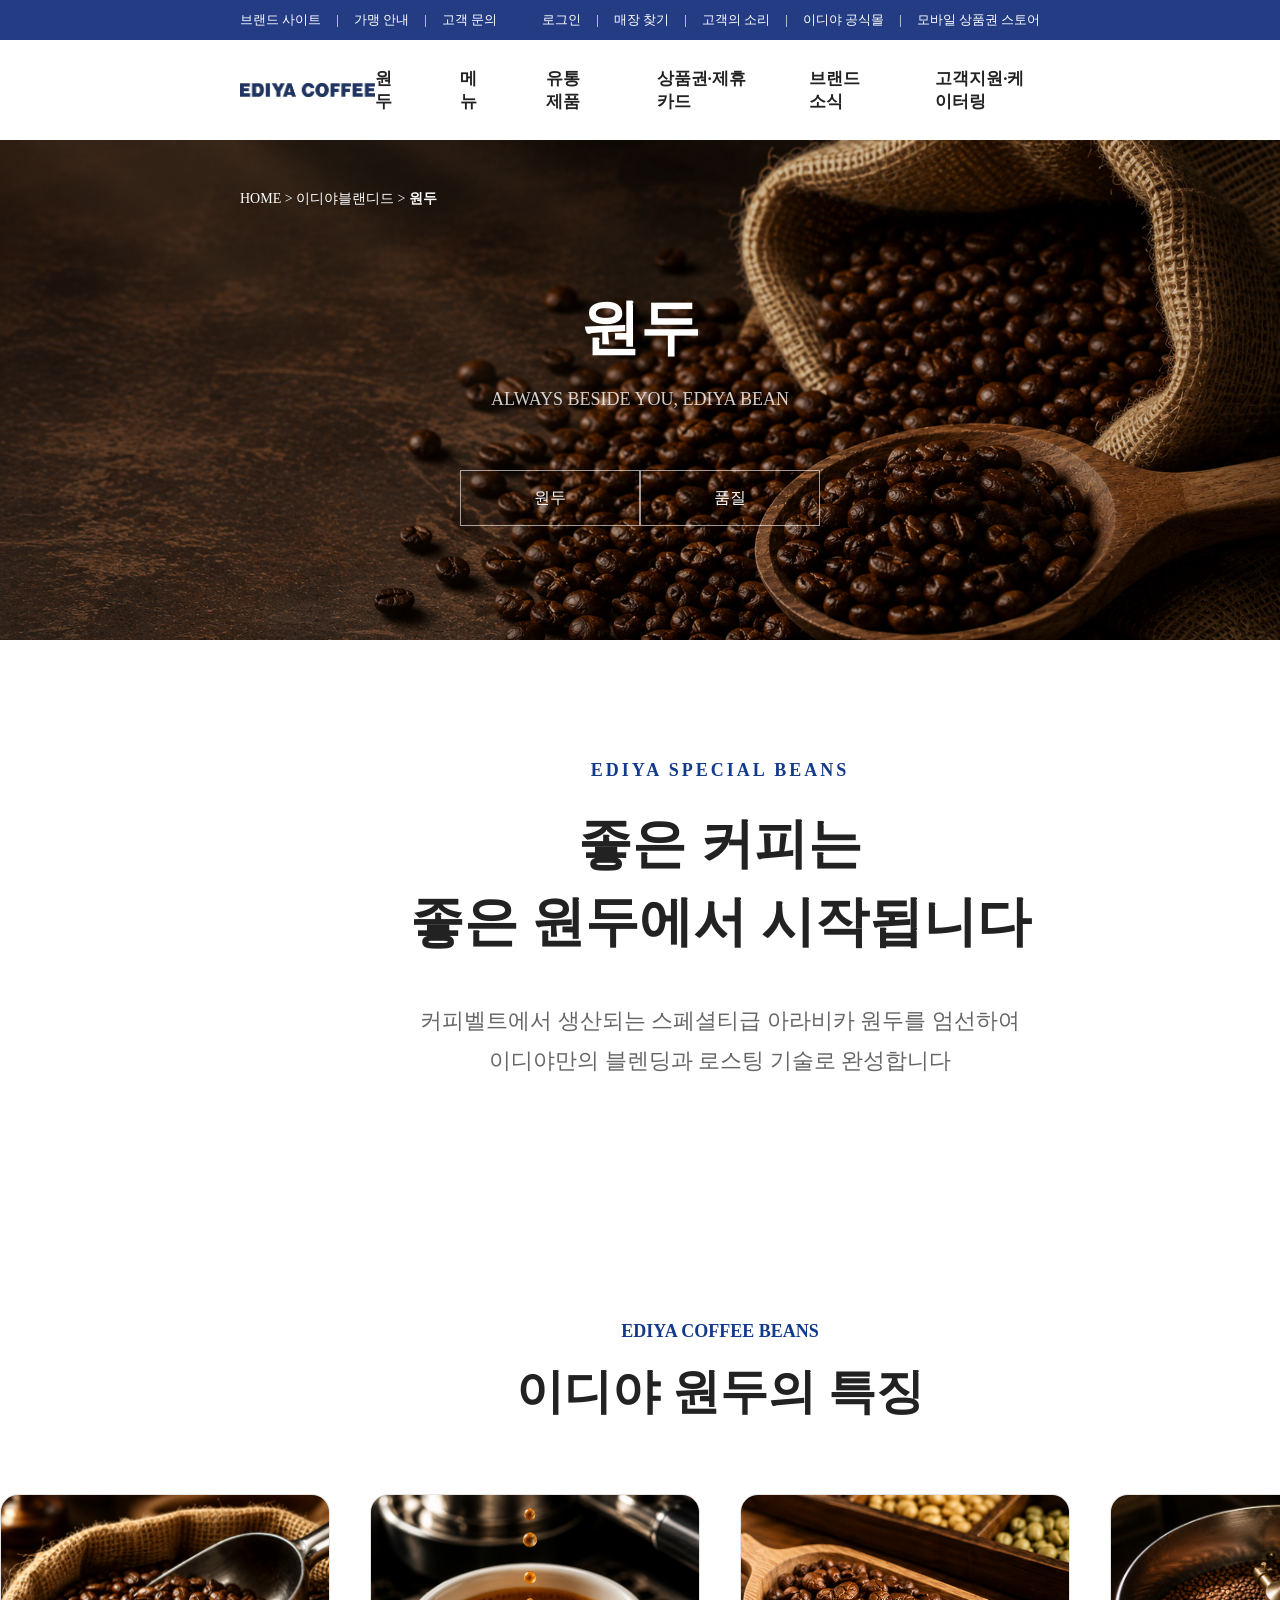
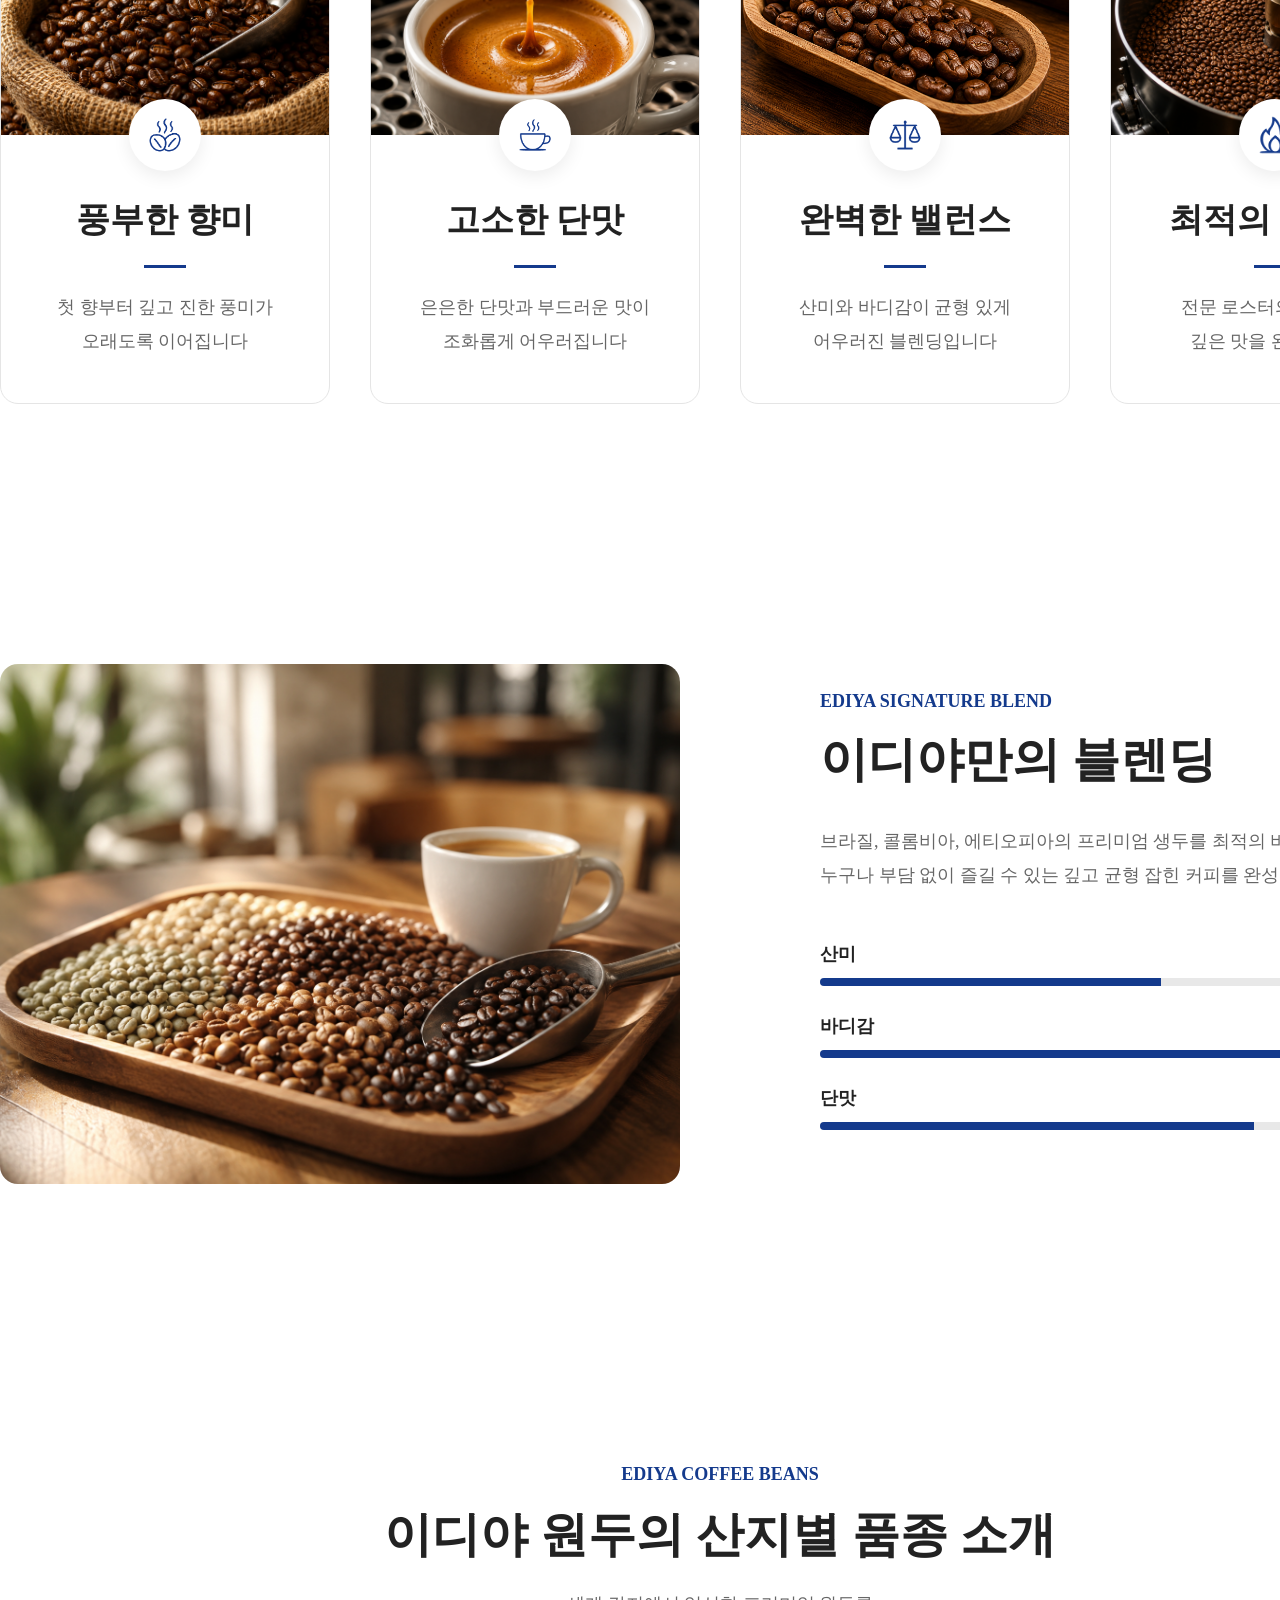
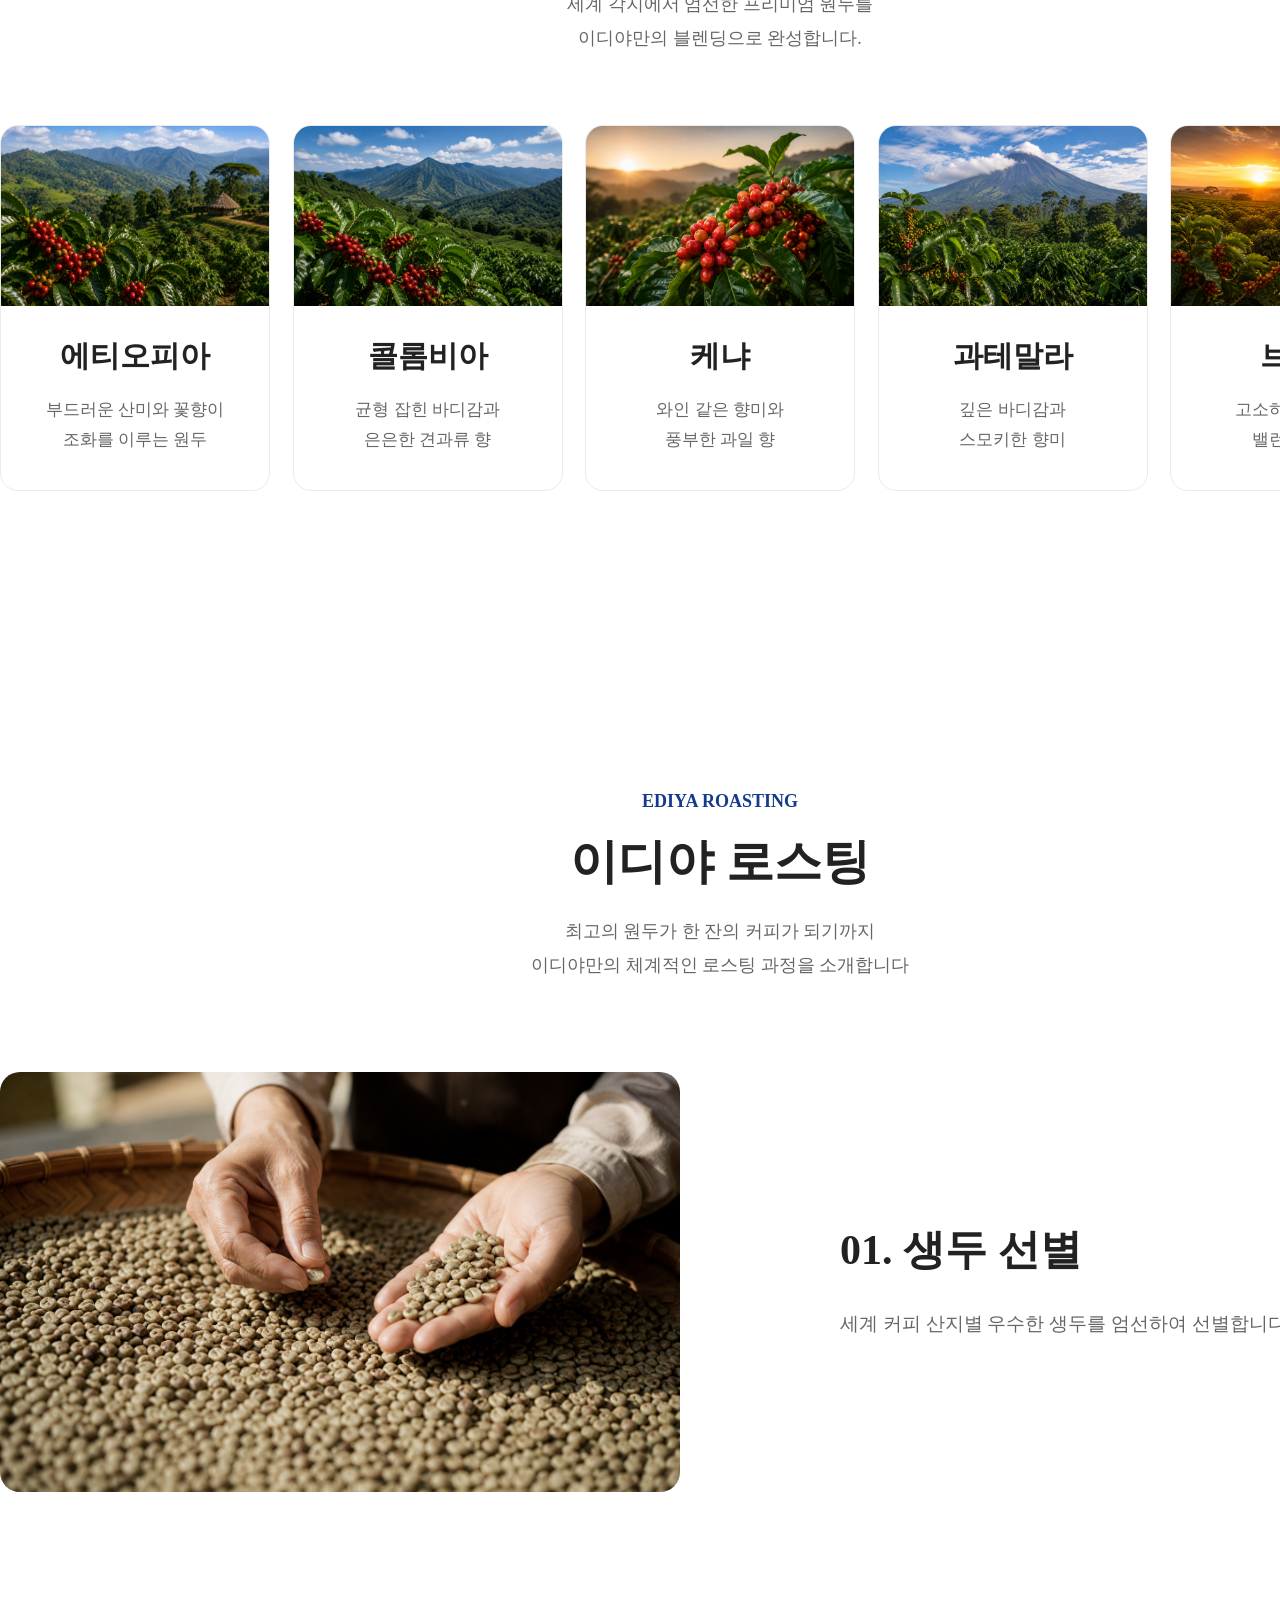
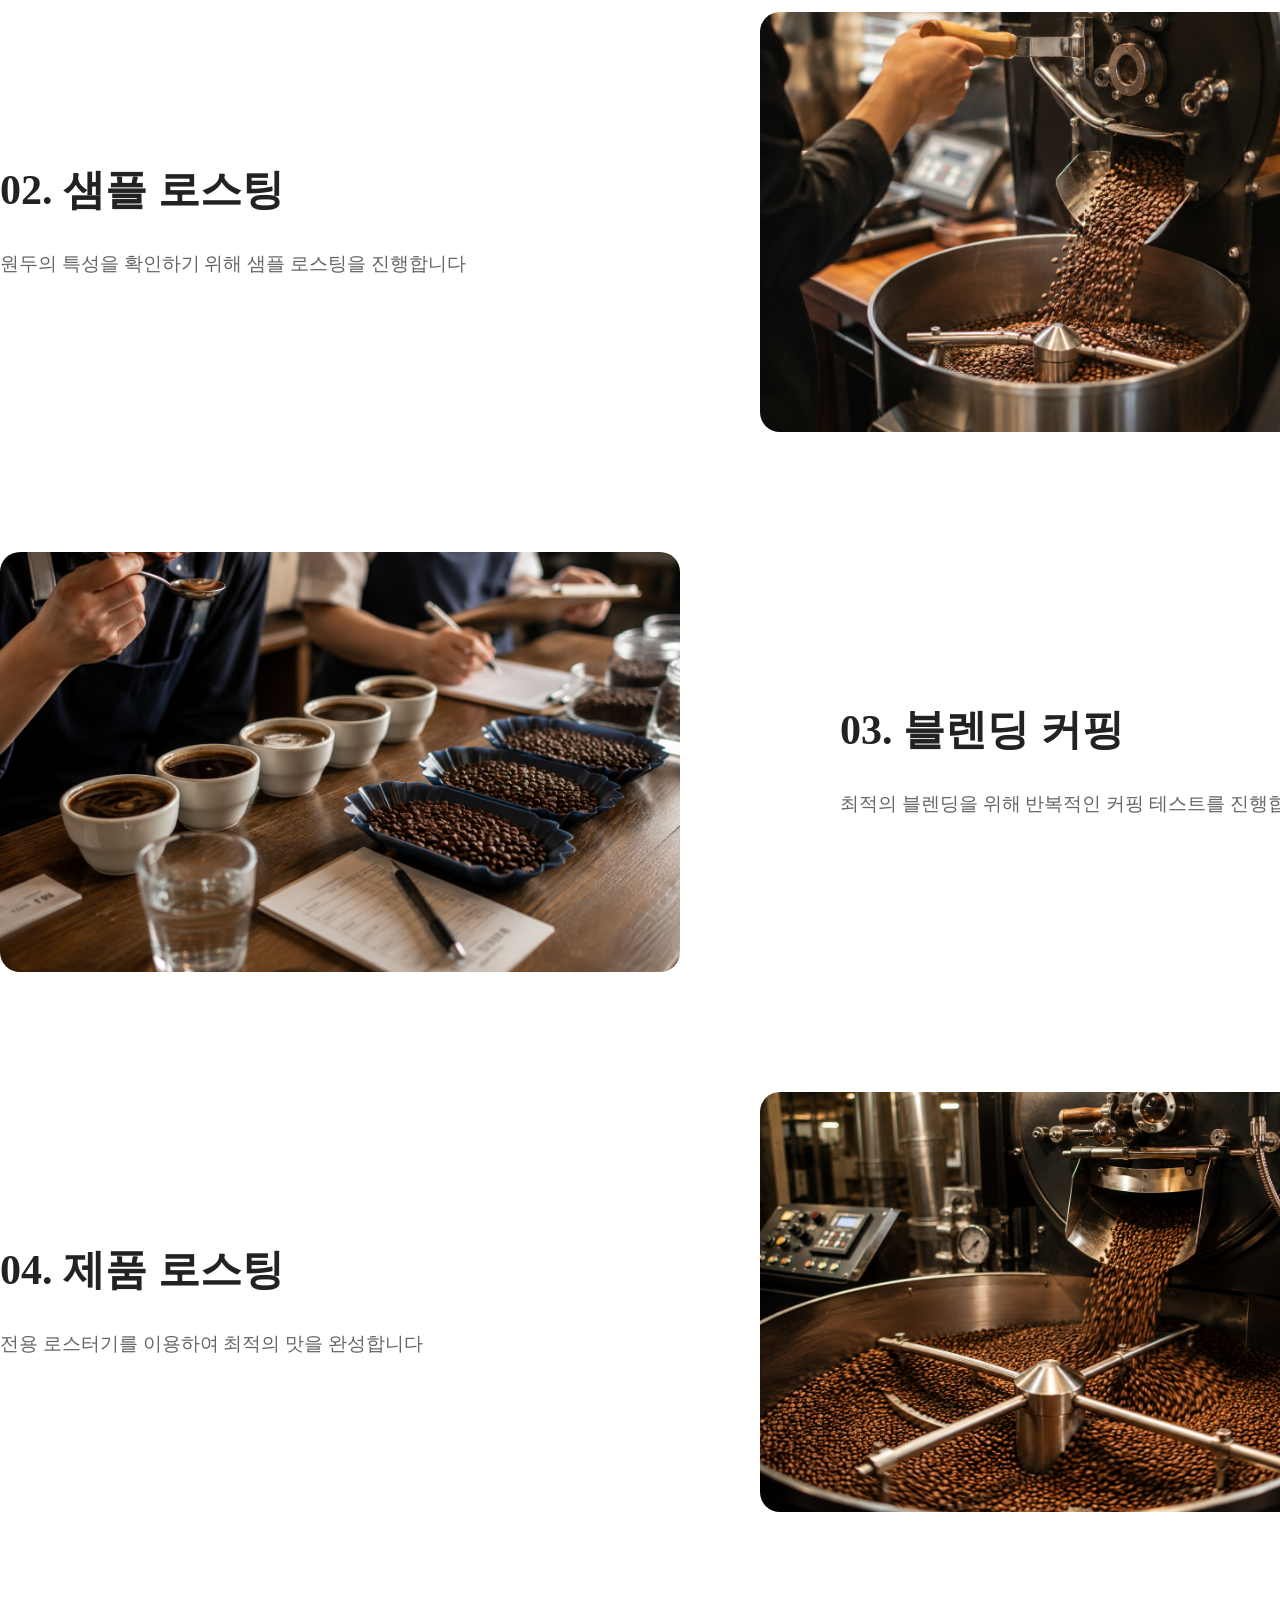
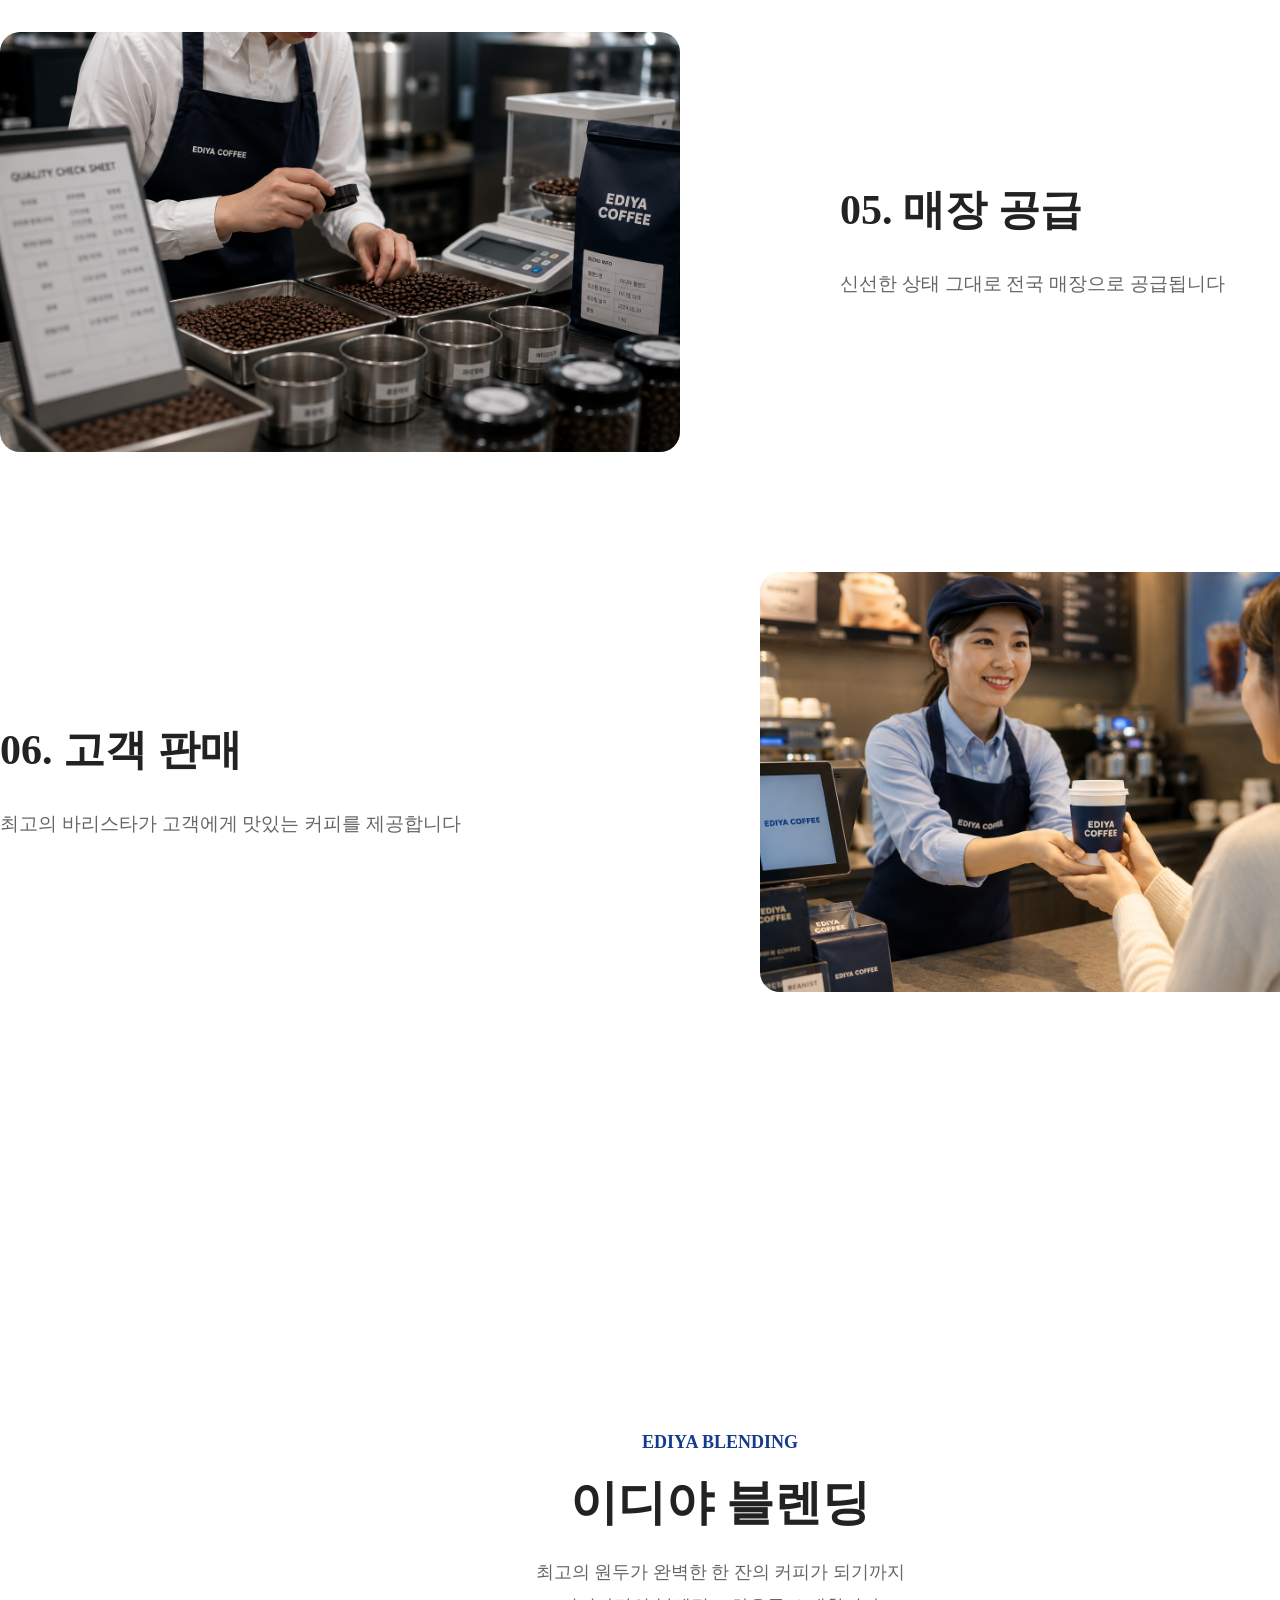
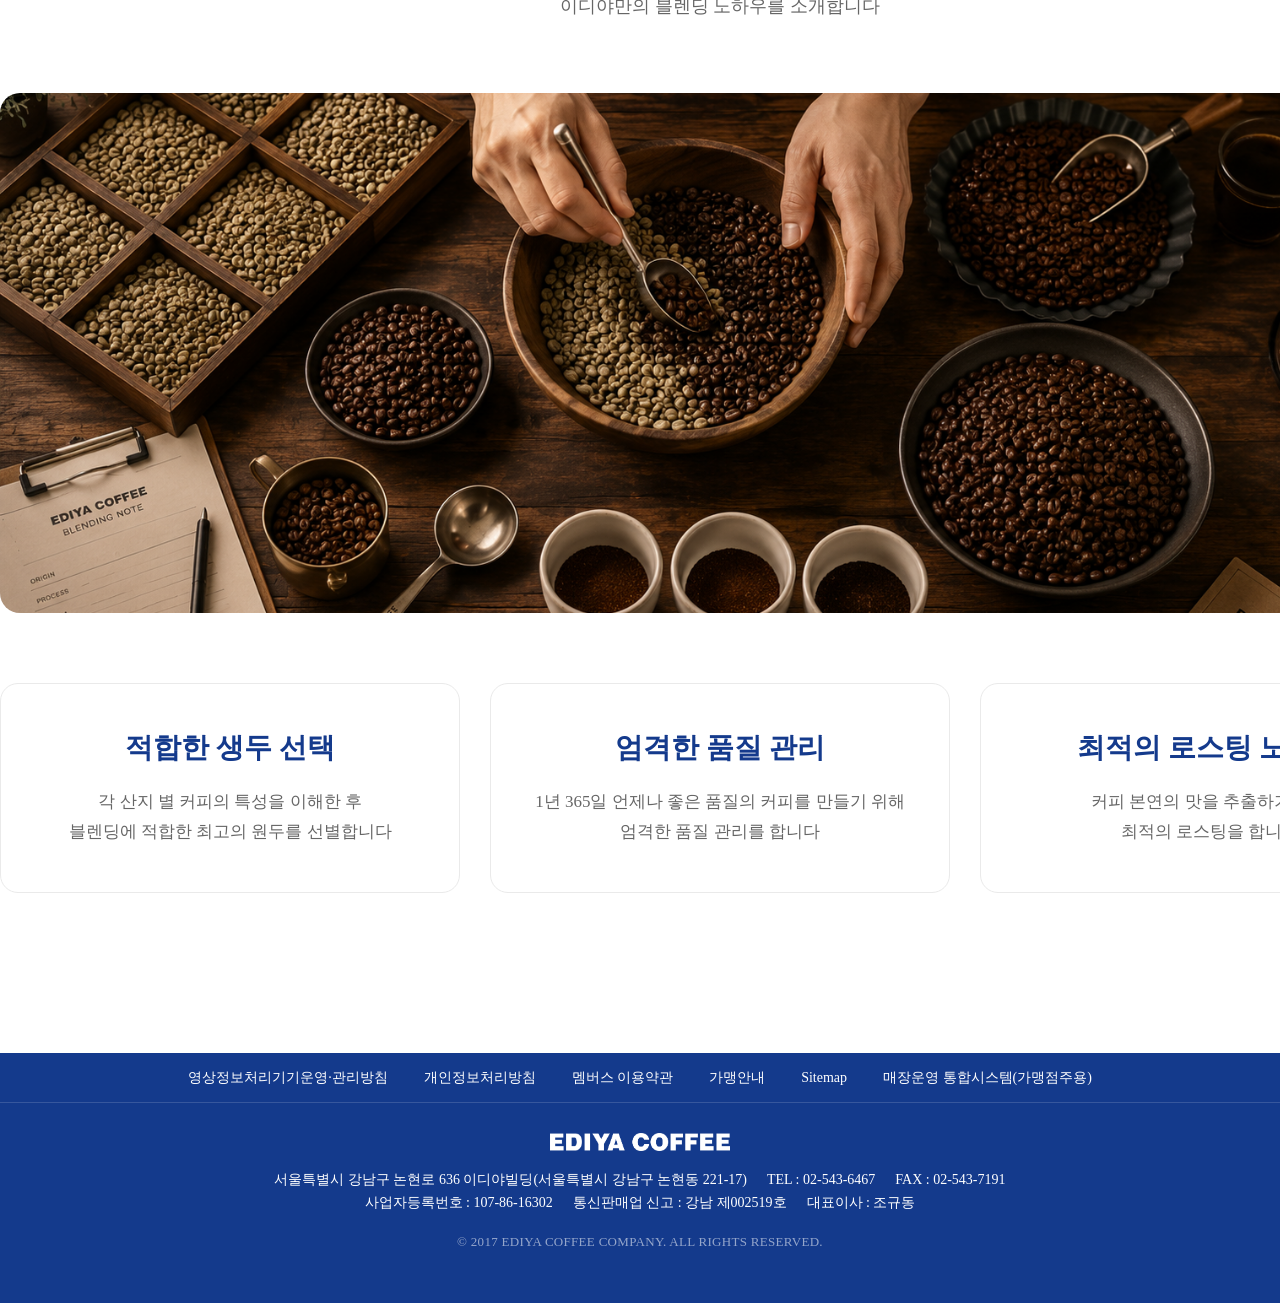
<file: beans.html>
<!DOCTYPE html>
<html lang="en">
<head>
    <meta charset="UTF-8">
    <meta name="viewport" content="width=device-width, initial-scale=1.0">
    <title>COFEE BEANS</title>
    <link rel="stylesheet" href="css/beans.css">
</head>
<body>
        <div id="wrap">
            <div id="header">
                <div class="top_bar">
                    <ul class="top_l">
                        <li>브랜드 사이트</li>
                        <li>가맹 안내</li>
                        <li>고객 문의</li>
                    </ul>
                    <ul class="top_r">
                        <li>로그인</li>
                        <li>매장 찾기</li>
                        <li>고객의 소리</li>
                        <li>이디야 공식몰</li>
                        <li>모바일 상품권 스토어</li>                    
                    </ul>                
                    </div>  
                <div class="main_header">
                    <div class="logo">
                        <a href="index.html"><img src="./images/logo.png" alt="이디야로고"></a>
                        </div>                 
                        <ul class="nav">
                            <li><a href="beans.html">원두</a></li>
                            <li><a href="menu.html">메뉴</a></li>
                            <li><a href="products.html">유통제품</a></li>
                            <li><a href="giftcard.html">상품권·제휴카드</a></li>
                            <li><a href="news.html">브랜드 소식</a></li>
                            <li><a href="support.html">고객지원·케이터링</a></li>
                        </ul>              
                </div>
                
            </div>            
<section class="sub">

    <div class="sub_main">

        <p>
            <a href="index.html">HOME > 이디야블랜디드 ></a>
            <strong>원두</strong>
        </p>

        <h2>원두</h2>

        <span>ALWAYS BESIDE YOU, EDIYA BEAN</span>

        <div class="sub_tab">
            <a href="#" class="active">원두</a>
            <a href="#">품질</a>


    </div>

</section>
<section class="bean_intro">

    <p>EDIYA SPECIAL BEANS</p>

    <h2>
        좋은 커피는<br>
        좋은 원두에서 시작됩니다
    </h2>

    <span>
        커피벨트에서 생산되는 스페셜티급 아라비카 원두를 엄선하여<br>
        이디야만의 블렌딩과 로스팅 기술로 완성합니다
    </span>

</section>

<section class="bean_feature">

    <p class="sub_title">EDIYA COFFEE BEANS</p>

    <h2>이디야 원두의 특징</h2>

    <div class="feature_wrap">

        <div class="feature_card">

            <div class="feature_img">
                <img src="./images/beans/point1.png" alt="풍부한 향미">
            </div>

            <div class="feature_icon">
                <img src="./images/beans/icon1.png" alt="">
            </div>

            <h3>풍부한 향미</h3>

            <div class="line"></div>

            <span>
                첫 향부터 깊고 진한 풍미가<br>
                오래도록 이어집니다
            </span>

        </div>


        <div class="feature_card">

            <div class="feature_img">
                <img src="./images/beans/point2.png" alt="고소한 단맛">
            </div>

            <div class="feature_icon">
                <img src="./images/beans/icon2.png" alt="">
            </div>

            <h3>고소한 단맛</h3>

            <div class="line"></div>

            <span>
                은은한 단맛과 부드러운 맛이<br>
                조화롭게 어우러집니다
            </span>

        </div>


        <div class="feature_card">

            <div class="feature_img">
                <img src="./images/beans/point3.png" alt="완벽한 밸런스">
            </div>

            <div class="feature_icon">
                <img src="./images/beans/icon3.png" alt="">
            </div>

            <h3>완벽한 밸런스</h3>

            <div class="line"></div>

            <span>
                산미와 바디감이 균형 있게<br>
                어우러진 블렌딩입니다
            </span>

        </div>


        <div class="feature_card">

            <div class="feature_img">
                <img src="./images/beans/point4.png" alt="최적의 로스팅">
            </div>

            <div class="feature_icon">
                <img src="./images/beans/icon4.png" alt="">
            </div>

            <h3>최적의 로스팅</h3>

            <div class="line"></div>

            <span>
                전문 로스터의 노하우로<br>
                깊은 맛을 완성합니다
            </span>

        </div>

    </div>

</section>

<section class="bean_blend">

    <div class="blend_left">
        <img src="./images/beans/blend.png" alt="이디야 블렌드 원두">
    </div>

    <div class="blend_right">

        <p>EDIYA SIGNATURE BLEND</p>

        <h2>이디야만의 블렌딩</h2>

        <span>
            브라질, 콜롬비아, 에티오피아의 프리미엄 생두를
            최적의 비율로 블렌딩하여
            누구나 부담 없이 즐길 수 있는
            깊고 균형 잡힌 커피를 완성했습니다
        </span>

        <div class="blend_info">

            <div class="info">
                <h4>산미</h4>

                <div class="bar">
                    <span></span>
                </div>

            </div>

            <div class="info">
                <h4>바디감</h4>

                <div class="bar body">
                    <span></span>
                </div>

            </div>

            <div class="info">
                <h4>단맛</h4>

                <div class="bar sweet">
                    <span></span>
                </div>

            </div>

        </div>

    </div>

</section>

<section class="bean_origin">

    <p class="origin_sub">EDIYA COFFEE BEANS</p>

    <h2>이디야 원두의 산지별 품종 소개</h2>

    <span class="origin_txt">
        세계 각지에서 엄선한 프리미엄 원두를<br>
        이디야만의 블렌딩으로 완성합니다.
    </span>

    <div class="origin_wrap">

        <div class="origin_card">
            <img src="./images/beans/ethiopia.png" alt="에티오피아">

            <div class="origin_text">
                <h3>에티오피아</h3>

                <p>
                    부드러운 산미와 꽃향이<br>
                    조화를 이루는 원두
                </p>
            </div>
        </div>

        <div class="origin_card">
            <img src="./images/beans/colombia.png" alt="콜롬비아">

            <div class="origin_text">
                <h3>콜롬비아</h3>

                <p>
                    균형 잡힌 바디감과<br>
                    은은한 견과류 향
                </p>
            </div>
        </div>

        <div class="origin_card">
            <img src="./images/beans/kenya.png" alt="케냐">

            <div class="origin_text">
                <h3>케냐</h3>

                <p>
                    와인 같은 향미와<br>
                    풍부한 과일 향
                </p>
            </div>
        </div>

        <div class="origin_card">
            <img src="./images/beans/guatemala.png" alt="과테말라">

            <div class="origin_text">
                <h3>과테말라</h3>

                <p>
                    깊은 바디감과<br>
                    스모키한 향미
                </p>
            </div>
        </div>

        <div class="origin_card">
            <img src="./images/beans/brazil.png" alt="브라질">

            <div class="origin_text">
                <h3>브라질</h3>

                <p>
                    고소하고 부드러운<br>
                    밸런스의 원두
                </p>
            </div>
        </div>

    </div>

</section>

<section class="roasting">

    <p>EDIYA ROASTING</p>
    <h2>이디야 로스팅</h2>

    <span>
        최고의 원두가 한 잔의 커피가 되기까지<br>
        이디야만의 체계적인 로스팅 과정을 소개합니다
    </span>

    <div class="roast_wrap">

        <div class="roast_item">

            <div class="roast_img">
                <img src="./images/beans/roasting1.png" alt="">
            </div>

            <div class="roast_text">
                <h3>01. 생두 선별</h3>

                <p>
                    세계 커피 산지별 우수한 생두를
                    엄선하여 선별합니다
                </p>
            </div>

        </div>


        <div class="roast_item reverse">

            <div class="roast_img">
                <img src="./images/beans/roasting2.png" alt="">
            </div>

            <div class="roast_text">
                <h3>02. 샘플 로스팅</h3>

                <p>
                    원두의 특성을 확인하기 위해
                    샘플 로스팅을 진행합니다
                </p>
            </div>

        </div>


        <div class="roast_item">

            <div class="roast_img">
                <img src="./images/beans/roasting3.png" alt="">
            </div>

            <div class="roast_text">
                <h3>03. 블렌딩 커핑</h3>

                <p>
                    최적의 블렌딩을 위해
                    반복적인 커핑 테스트를 진행합니다
                </p>
            </div>

        </div>


        <div class="roast_item reverse">

            <div class="roast_img">
                <img src="./images/beans/roasting4.png" alt="">
            </div>

            <div class="roast_text">
                <h3>04. 제품 로스팅</h3>

                <p>
                    전용 로스터기를 이용하여
                    최적의 맛을 완성합니다
                </p>
            </div>

        </div>


        <div class="roast_item">

            <div class="roast_img">
                <img src="./images/beans/roasting5.png" alt="">
            </div>

            <div class="roast_text">
                <h3>05. 매장 공급</h3>

                <p>
                    신선한 상태 그대로
                    전국 매장으로 공급됩니다
                </p>
            </div>

        </div>


        <div class="roast_item reverse">

            <div class="roast_img">
                <img src="./images/beans/roasting6.png" alt="">
            </div>

            <div class="roast_text">
                <h3>06. 고객 판매</h3>

                <p>
                    최고의 바리스타가
                    고객에게 맛있는 커피를 제공합니다
                </p>
            </div>

        </div>

    </div>

</section>

<section class="blending">

    <p>EDIYA BLENDING</p>

    <h2>이디야 블렌딩</h2>

    <span>
        최고의 원두가 완벽한 한 잔의 커피가 되기까지<br>
        이디야만의 블렌딩 노하우를 소개합니다
    </span>

    <div class="blending_img">
        <img src="./images/beans/blending.png" alt="이디야 블렌딩">
    </div>

    <div class="blending_wrap">

        <div class="blend_card">

            <h3>적합한 생두 선택</h3>

            <p>
                각 산지 별 커피의 특성을 이해한 후<br>
                블렌딩에 적합한 최고의 원두를 선별합니다
            </p>

        </div>

        <div class="blend_card">

            <h3>엄격한 품질 관리</h3>

            <p>
                1년 365일 언제나 좋은 품질의 커피를 만들기 위해<br>
                엄격한 품질 관리를 합니다
            </p>

        </div>

        <div class="blend_card">

            <h3>최적의 로스팅 노하우</h3>

            <p>
                커피 본연의 맛을 추출하기 위한<br>
                최적의 로스팅을 합니다
            </p>

        </div>

    </div>

</section>



            <section class="footer">
                <div class="footer_menu">
                    <ul>
                        <li>영상정보처리기기운영·관리방침</li>
                        <li>개인정보처리방침</li>
                        <li>멤버스 이용약관</li>
                        <li>가맹안내</li>
                        <li>Sitemap</li>
                        <li>매장운영 통합시스템(가맹점주용)</li>                        
                    </ul>
                </div>
                <div class="footer_logo">
                    <img src="./images/main/logo.png" alt="">
                </div>
                <div class="footer_info">
                    <ul class="info_top">
                            <li>서울특별시 강남구 논현로 636 이디야빌딩(서울특별시 강남구 논현동 221-17)</li>
                            <li>TEL : 02-543-6467</li>
                            <li>FAX : 02-543-7191</li>
                        </ul>
                    <ul class="info_bottom">
                            <li>사업자등록번호 : 107-86-16302</li>
                            <li>통신판매업 신고 : 강남 제002519호</li>
                            <li>대표이사 : 조규동</li>
                        </ul>            
                </div>  
                <div class="footer_copy">
            <p>© 2017 EDIYA COFFEE COMPANY. ALL RIGHTS RESERVED.</p>        
                </div>          
            </section>
        </div>
<script src="https://code.jquery.com/jquery-3.7.1.min.js"></script>
<script src="./js/script.js"></script>        
</body>
</html>
</file>
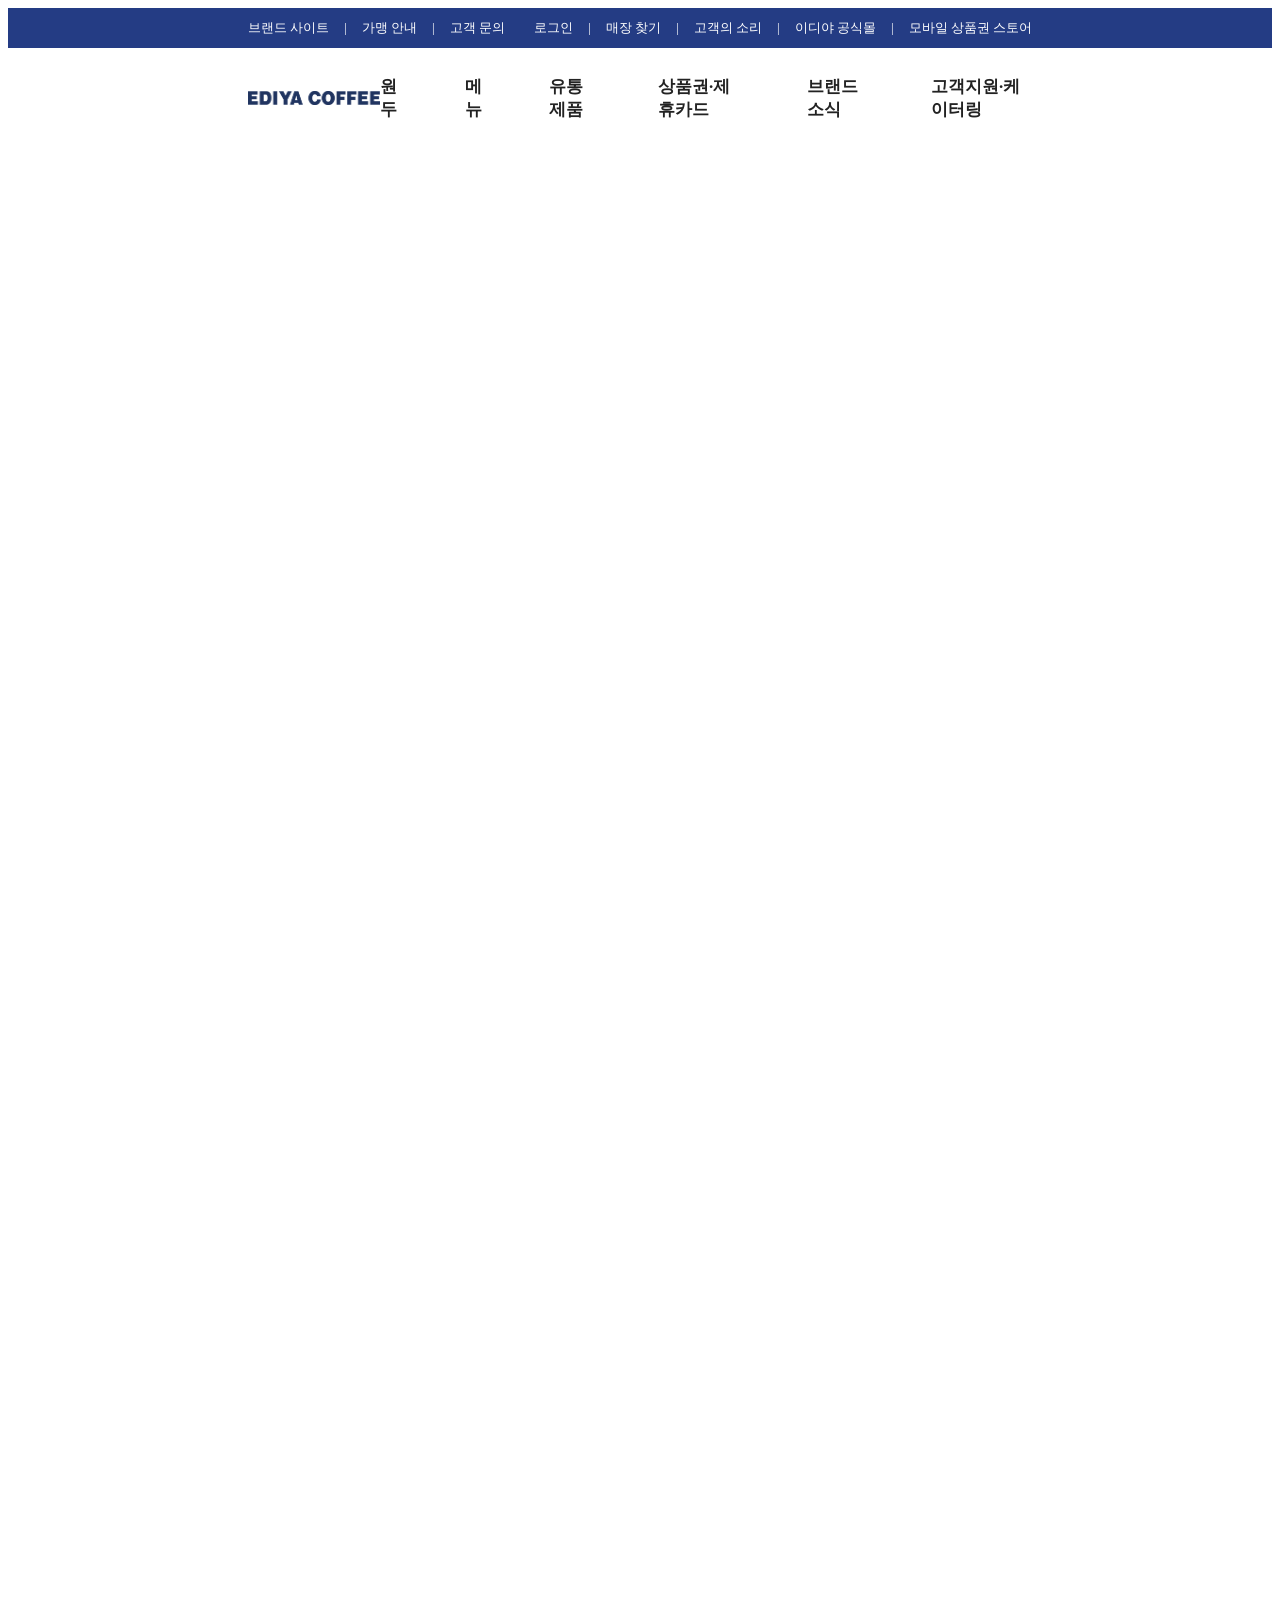
<file: main.html>
<!DOCTYPE html>
<html lang="en">
<head>
    <meta charset="UTF-8">
    <meta name="viewport" content="width=device-width, initial-scale=1.0">
    <title>EDIYA</title>
    <link rel="stylesheet" href="style.css">
</head>
<body>
<div id="wrap">
        <div id="header">
            <div class="top_bar">
                <ul class="top_l">
                    <li>브랜드 사이트</li>
                    <li>가맹 안내</li>
                    <li>고객 문의</li>
                </ul>
                <ul class="top_r">
                    <li>로그인</li>
                    <li>매장 찾기</li>
                    <li>고객의 소리</li>
                    <li>이디야 공식몰</li>
                    <li>모바일 상품권 스토어</li>                    
                </ul>                
                </div>  
            <div class="main_header">
                <div class="logo">
                    <a href="main.html"><img src="images/logo.png" alt="이디야로고"></a>
                    </div>                 
                    <ul class="nav">
                        <li>원두</li>
                        <li>메뉴</li>
                        <li>유통제품</li>
                        <li>상품권·제휴카드</li>
                        <li>브랜드 소식</li>
                        <li>고객지원·케이터링</li>
                    </ul>              
            </div>
            
        </div>





</div>    
</body>
</html>
</file>
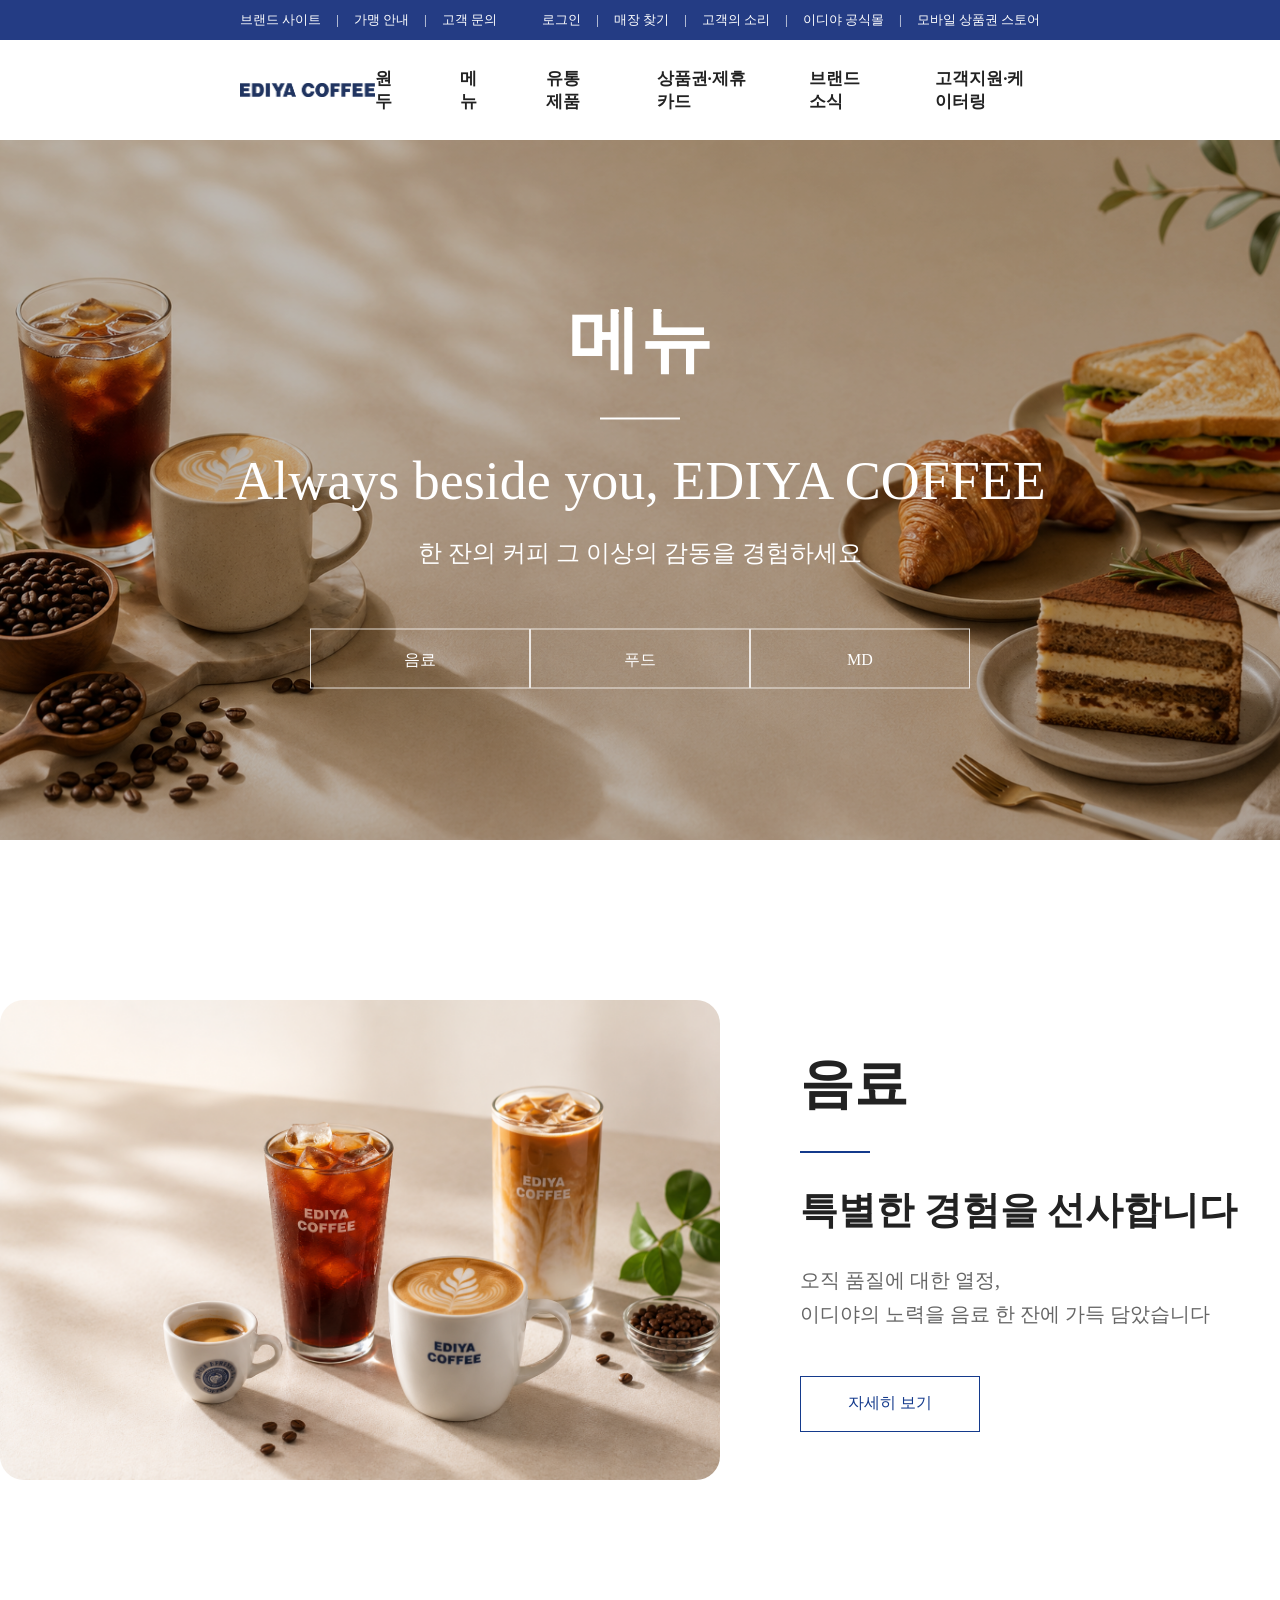
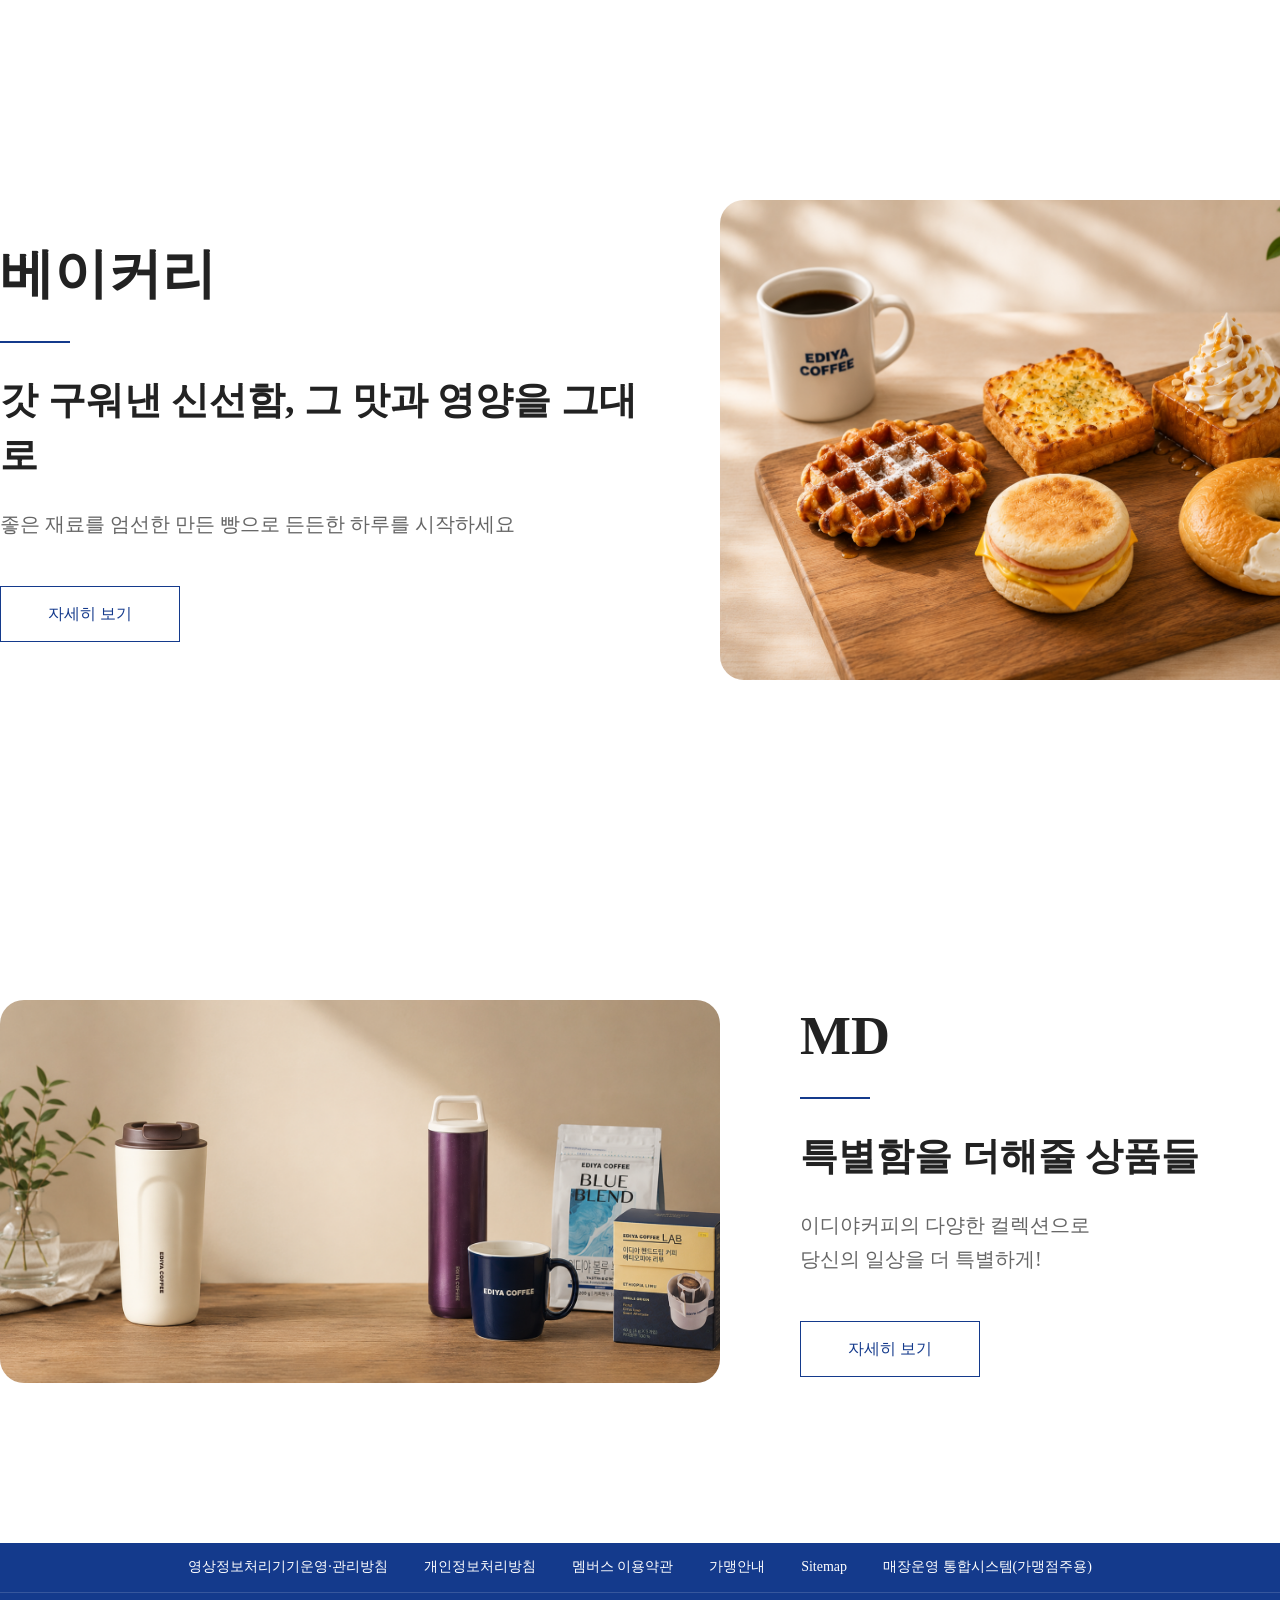
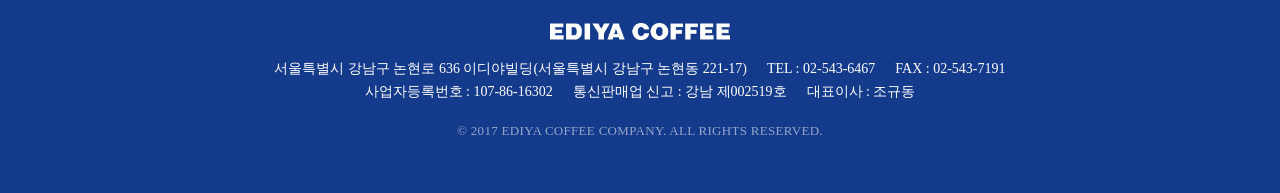
<file: menu.html>
<!DOCTYPE html>
<html lang="en">
<head>
    <meta charset="UTF-8">
    <meta name="viewport" content="width=device-width, initial-scale=1.0">
    <title>MENU</title>
    <link rel="stylesheet" href="css/menu.css">
</head>
<body>
        <div id="wrap">
            <div id="header">
                <div class="top_bar">
                    <ul class="top_l">
                        <li>브랜드 사이트</li>
                        <li>가맹 안내</li>
                        <li>고객 문의</li>
                    </ul>
                    <ul class="top_r">
                        <li>로그인</li>
                        <li>매장 찾기</li>
                        <li>고객의 소리</li>
                        <li>이디야 공식몰</li>
                        <li>모바일 상품권 스토어</li>                    
                    </ul>                
                    </div>  
                <div class="main_header">
                    <div class="logo">
                        <a href="index.html"><img src="./images/logo.png" alt="이디야로고"></a>
                        </div>                 
                        <ul class="nav">
                            <li><a href="beans.html">원두</a></li>
                            <li><a href="menu.html">메뉴</a></li>
                            <li><a href="products.html">유통제품</a></li>
                            <li><a href="giftcard.html">상품권·제휴카드</a></li>
                            <li><a href="news.html">브랜드 소식</a></li>
                            <li><a href="support.html">고객지원·케이터링</a></li>
                        </ul>              
                </div>
                
            </div>            
        <section class="sub">
            
        </section>


<section class="menu_visual">

    <div class="menu_txt">

        <h2>메뉴</h2>

        <div class="line"></div>

        <h3>Always beside you, EDIYA COFFEE</h3>

        <p>
            한 잔의 커피 그 이상의 감동을 경험하세요
        </p>

        <ul class="menu_tab">
            <li><a href="#drink">음료</a></li>
            <li><a href="#food">푸드</a></li>
            <li><a href="#md">MD</a></li>
        </ul>

    </div>

</section>



<section class="menu_section" id="drink">

    <div class="menu_wrap">

        <div class="menu_img">
            <img src="./images/menu/drink.png" alt="음료">
        </div>

        <div class="menu_info">

            <h2>음료</h2>

            <div class="line"></div>

            <h3>특별한 경험을 선사합니다</h3>

            <p>
                오직 품질에 대한 열정,<br>
                이디야의 노력을 음료 한 잔에 가득 담았습니다
            </p>

            <a href="drink.html">자세히 보기</a>

        </div>

    </div>

</section>



<section class="menu_section reverse" id="food">

    <div class="menu_wrap">

        <div class="menu_img">
            <img src="./images/menu/food.png" alt="베이커리">
        </div>

        <div class="menu_info">

            <h2>베이커리</h2>

            <div class="line"></div>

            <h3>갓 구워낸 신선함, 그 맛과 영양을 그대로</h3>

            <p>
                좋은 재료를 엄선한 만든 빵으로 든든한 하루를 시작하세요
            </p>

            <a href="food.html">자세히 보기</a>

        </div>

    </div>

</section>



<section class="menu_section" id="md">

    <div class="menu_wrap">

        <div class="menu_img">
            <img src="./images/menu/md.png" alt="MD">
        </div>

        <div class="menu_info">

            <h2>MD</h2>

            <div class="line"></div>

            <h3>특별함을 더해줄 상품들</h3>

            <p>
                이디야커피의 다양한 컬렉션으로<br>
                당신의 일상을 더 특별하게!
            </p>

            <a href="md.html">자세히 보기</a>

        </div>

    </div>

</section>













            <section class="footer">
                <div class="footer_menu">
                    <ul>
                        <li>영상정보처리기기운영·관리방침</li>
                        <li>개인정보처리방침</li>
                        <li>멤버스 이용약관</li>
                        <li>가맹안내</li>
                        <li>Sitemap</li>
                        <li>매장운영 통합시스템(가맹점주용)</li>                        
                    </ul>
                </div>
                <div class="footer_logo">
                    <img src="./images/main/logo.png" alt="">
                </div>
                <div class="footer_info">
                    <ul class="info_top">
                            <li>서울특별시 강남구 논현로 636 이디야빌딩(서울특별시 강남구 논현동 221-17)</li>
                            <li>TEL : 02-543-6467</li>
                            <li>FAX : 02-543-7191</li>
                        </ul>
                    <ul class="info_bottom">
                            <li>사업자등록번호 : 107-86-16302</li>
                            <li>통신판매업 신고 : 강남 제002519호</li>
                            <li>대표이사 : 조규동</li>
                        </ul>            
                </div>  
                <div class="footer_copy">
            <p>© 2017 EDIYA COFFEE COMPANY. ALL RIGHTS RESERVED.</p>        
                </div>          
            </section>
        </div>
</body>
</html>
</file>
<file: css/beans.css>
*{
    margin:0;
    padding:0;
    box-sizing:border-box;
}

body{
    margin:0;
    padding:0;
}


/* ==================================================
   Layout
================================================== */

#wrap{
    min-height:100vh;
    display:flex;
    flex-direction:column;
}


/* ==================================================
   Header
================================================== */

#header{
    width:100%;
    height:140px;
    background:#fff;
}

.top_bar{
    width:100%;
    height:40px;
    background:#243c84;
    display:flex;
    justify-content:space-between;
    align-items:center;
    padding:0 240px;
}

.top_l,
.top_r{
    display:flex;
    gap:15px;
    list-style:none;
}

.top_l li,
.top_r li{
    display:flex;
    align-items:center;
    color:#fff;
    font-size:13px;
    cursor:pointer;
}

.top_l li:not(:last-child)::after,
.top_r li:not(:last-child)::after{
    content:"|";
    margin-left:15px;
}


/* ==================================================
   Main Header
================================================== */

.main_header{
    width:100%;
    height:100px;
    display:flex;
    align-items:center;
    padding:0 240px;
    background:#fff;
}

.logo{
    width:160px;
}

.logo img{
    width:100%;
    display:block;
}

.nav{
    margin-left:auto;
    display:flex;
    gap:60px;
    list-style:none;
}

.nav a{
    text-decoration:none;
    color:#222;
    font-size:17px;
    font-weight:700;
}


/* ==================================================
   Sub Visual
================================================== */

.sub{
    width:100%;
}

.sub_main{
    width:100%;
    height:500px;
    background:url("../images/beans/main.png") no-repeat center;
    background-size:cover;
    position:relative;
    overflow:hidden;
}

.sub_main::before{
    content:"";
    position:absolute;
    inset:0;
    background:rgba(0,0,0,.2);
}

.sub_main p,
.sub_main h2,
.sub_main>span,
.sub_tab{
    position:relative;
    z-index:1;
}

.sub_main p{
    margin-left:240px;
    padding-top:50px;
    color:#fff;
    font-size:14px;
}

.sub_main p a{
    color:#fff;
    text-decoration:none;
}

.sub_main h2{
    margin-top:80px;
    text-align:center;
    font-size:60px;
    color:#fff;
}

.sub_main>span{
    display:block;
    margin-top:20px;
    text-align:center;
    font-size:18px;
    color:rgba(255,255,255,.8);
}

.sub_tab{
    position:relative;
    display:flex;
    justify-content:center;
    margin-top:60px;
}

.sub_tab a{
    width:180px;
    height:56px;
    display:flex;
    justify-content:center;
    align-items:center;
    text-decoration:none;
    color:#fff;
    border:1px solid rgba(255,255,255,.6);
    transition:.3s;
}

.sub_tab a.on{
    background:#143A8C;
}


.bean_intro{
    width:1440px;
    margin:120px auto;
    text-align:center;
}

.bean_intro p{
    font-size:18px;
    font-weight:600;
    color:#143A8C;
    letter-spacing:3px;
}

.bean_intro h2{
    margin-top:24px;
    font-size:54px;
    font-weight:700;
    line-height:78px;
    color:#222;
}

.bean_intro span{
    display:block;
    margin-top:40px;
    font-size:22px;
    line-height:40px;
    color:#666;
}

.bean_feature{
    width:1440px;
    margin:120px auto;
}

.bean_feature .sub_title{
    text-align:center;
    color:#143A8C;
    font-size:18px;
    font-weight:600;
}

.bean_feature h2{
    margin-top:18px;
    text-align:center;
    font-size:48px;
    font-weight:700;
    color:#222;
}

.feature_wrap{
    margin-top:70px;
    display:flex;
    justify-content:space-between;
}

.feature_card{
    width:330px;
    border:1px solid #E5E5E5;
    border-radius:18px;
    overflow:hidden;
    background:#fff;
    text-align:center;
}

.feature_img img{
    width:100%;
    height:240px;
    object-fit:cover;
    display:block;
}

.feature_icon{
    width:72px;
    height:72px;
    border-radius:50%;
    background:#fff;
    margin:-36px auto 0;
    display:flex;
    justify-content:center;
    align-items:center;
    box-shadow:0 5px 18px rgba(0,0,0,.08);
    position:relative;
}

.feature_icon img{
    width:34px;
    display:block;
}

.feature_card h3{
    margin-top:26px;
    font-size:34px;
    font-weight:700;
    color:#222;
}

.line{
    width:42px;
    height:3px;
    background:#143A8C;
    margin:22px auto;
}

.feature_card span{
    display:block;
    margin-bottom:45px;
    font-size:18px;
    line-height:34px;
    color:#666;
}

.bean_blend{
    width:1440px;
    margin:140px auto;
    display:flex;
    justify-content:space-between;
    align-items:center;
}

.blend_left{
    width:680px;
}

.blend_left img{
    width:100%;
    border-radius:18px;
    display:block;
}

.blend_right{
    width:620px;
}

.blend_right p{
    color:#143A8C;
    font-size:18px;
    font-weight:600;
}

.blend_right h2{
    margin-top:16px;
    font-size:48px;
    font-weight:700;
    color:#222;
}

.blend_right span{
    display:block;
    margin-top:32px;
    font-size:18px;
    color:#666;
    line-height:34px;
}

.blend_info{
    margin-top:50px;
}

.info{
    margin-bottom:28px;
}

.info h4{
    margin-bottom:12px;
    font-size:18px;
    color:#222;
}

.bar{
    width:100%;
    height:8px;
    background:#E8E8E8;
    border-radius:30px;
    overflow:hidden;
}

.bar span{
    display:block;
    margin:0;
    width:55%;
    height:100%;
    background:#143A8C;
}

.body span{
    width:85%;
}

.sweet span{
    width:70%;
}

.bean_origin{
    width:1440px;
    margin:140px auto;
}

.origin_sub{
    text-align:center;
    color:#143A8C;
    font-size:18px;
    font-weight:600;
}

.bean_origin h2{
    margin-top:18px;
    text-align:center;
    font-size:48px;
    font-weight:700;
    color:#222;
}

.origin_txt{
    display:block;
    margin-top:20px;
    text-align:center;
    font-size:18px;
    line-height:34px;
    color:#666;
}

.origin_wrap{
    margin-top:70px;
    display:flex;
    justify-content:space-between;
}

.origin_card{
    width:270px;
    border:1px solid #EAEAEA;
    border-radius:18px;
    overflow:hidden;
    background:#fff;
    transition:.3s;
}

/* .origin_card:hover{
    transform:translateY(-8px);
    box-shadow:0 15px 35px rgba(0,0,0,.08);
} */

.origin_card img{
    width:100%;
    height:180px;
    object-fit:cover;
    display:block;
}

.origin_text{
    padding:30px 25px 35px;
    text-align:center;
}

.origin_text h3{
    font-size:30px;
    font-weight:700;
    color:#222;
}

.origin_text p{
    margin-top:18px;
    font-size:17px;
    line-height:30px;
    color:#666;
}

.roasting{
    width:1440px;
    margin:160px auto;
}

.roasting>p{
    text-align:center;
    font-size:18px;
    font-weight:600;
    color:#143A8C;
}

.roasting>h2{
    margin-top:18px;
    text-align:center;
    font-size:48px;
    font-weight:700;
    color:#222;
}

.roasting>span{
    display:block;
    margin-top:20px;
    text-align:center;
    font-size:18px;
    line-height:34px;
    color:#666;
}

.roast_wrap{
    margin-top:90px;
}

.roast_item{
    display:flex;
    justify-content:space-between;
    align-items:center;
    margin-bottom:120px;
}

.roast_item.reverse{
    flex-direction:row-reverse;
}

.roast_img{
    width:680px;
}

.roast_img img{
    width:100%;
    height:420px;
    object-fit:cover;
    border-radius:20px;
    display:block;
}

.roast_text{
    width:600px;
}

.roast_text h3{
    font-size:42px;
    color:#222;
    font-weight:700;
}

.roast_text p{
    margin-top:28px;
    font-size:19px;
    line-height:36px;
    color:#666;
}



.blending{
    width:1440px;
    margin:160px auto;
    text-align:center;
}

.blending>p{
    font-size:18px;
    font-weight:600;
    color:#143A8C;
}

.blending>h2{
    margin-top:18px;
    font-size:48px;
    font-weight:700;
    color:#222;
}

.blending>span{
    display:block;
    margin-top:20px;
    font-size:18px;
    line-height:34px;
    color:#666;
}

.blending_img{
    margin-top:70px;
}

.blending_img img{
    width:100%;
    height:520px;
    object-fit:cover;
    border-radius:20px;
    display:block;
}

.blending_wrap{
    margin-top:70px;
    display:flex;
    justify-content:space-between;
    gap:30px;
}

.blend_card{
    flex:1;
    padding:45px 35px;
    border:1px solid #EAEAEA;
    border-radius:18px;
    background:#fff;
}

.blend_card h3{
    font-size:28px;
    font-weight:700;
    color:#143A8C;
}

.blend_card p{
    margin-top:20px;
    font-size:17px;
    line-height:30px;
    color:#666;
}









.footer{
    width:100%;
    height:250px;  
    background-color: #143A8C;   
    margin-top: 0px;   
}
.footer_menu{
    width:100%;
    height:50px;
    display:flex;
    justify-content:center;
    align-items:center;
    border-bottom:1px solid rgba(255,255,255,.15);
  
}
.footer_menu ul{
    display:flex;
    justify-content:center;
    align-items:center;
    gap:36px;
    margin:0;
    padding:0;
    list-style:none;      
}
.footer_menu li{
font-size:14px;
    font-weight:400;
    color:#fff;
    cursor:pointer;    
}
.footer_logo{
margin-top:30px;    
}
.footer_logo img{
    width:180px;
    height:auto;
    margin:0 auto;
    display:block;
}
.footer_info{
    margin-top:20px;
    text-align:center;
}

.footer_info ul{
    display:flex;
    justify-content:center;
    align-items:center;
    gap:20px;
    margin:0;
    padding:0;
    list-style:none;
}

.footer_info ul:first-child{
    margin-bottom:5px;
}

.footer_info li{
 font-weight:300;
    font-size:14px;
    color:#fff;
}
.footer_copy{
    margin-top:22px;
    text-align:center;
}

.footer_copy p{
    margin:0;
    font-size:13px;
    font-weight:400;
    color:rgba(255,255,255,.55);
    letter-spacing:0.3px;
}
</file>
<file: style.css>
/* index */
#wrap {
    width: 100%;
    height: 6620px;
}
/* header */
#header {
    width: 100%;
    height: 140px;
    background-color: #fff;
}
#header .top_bar{
    width: 100%;
    height:40px;
    background:#243c84;
    display: flex;
    justify-content: space-between;  
    align-items: center;
    padding: 0 240px;  
    box-sizing: border-box;
}

.top_l{
    margin: 0;
    padding: 0;
    display: flex;
    color: #fff;
    list-style: none;
    font-size: 13px;
    gap: 15px;
}
.top_l li{
    font-size: 13px;
    color: #fff;
    cursor: pointer;
    display: flex;
    align-items: center;}
.top_r{
    margin: 0;
    padding: 0;
    display: flex;
    color: #fff;
    list-style: none;
    font-size: 13px;
    gap: 15px;
}
.top_r li{
    font-size: 13px;
    color: #fff;
    cursor: pointer;
    display: flex;
    align-items: center;
}
.top_l li:not(:last-child)::after, 
.top_r li:not(:last-child)::after {
    content: "|";
    margin-left: 15px; 
    color: #fff;
    cursor: default;   
}

.main_header{
    width: 100%;
    height:100px;
    background:#fff;
    display: flex;
    align-items: center;
    padding: 0 240px;
    box-sizing: border-box;
    display:flex;
    align-items:center;
}
.logo{
    width: 160px;
    height: 20px;
    display: flex;
    align-items: center;

}
.logo a{    
    display: block;
    width: 100%;
    height: auto; }

.logo img {
    display: block;
    width: 100%;
    height: auto; 
}
.nav{
    margin:0 0 0 auto;
    padding:0;
    display: flex;
    color: #222222;
    list-style: none;
    font-size: 17px;
    gap: 60px;  
    font-weight: 700;
    cursor:pointer;    

}
.main{
    width: 100%;
    height: 750px; 
    background: url(./images/main/main.png) no-repeat;
    background-size: cover;
    overflow: hidden;

}
.card_wrap{
    width: 1440px;
    margin:100px auto 0;
    display:flex;
    justify-content:space-between;
    gap:60px;
}

.card1{
    width: 440px;
    height: 500px;
    border-radius: 16px;
    overflow:hidden;
}
.card1 .card_img{
    width: 100%;
    height: 300px;
    background: url(./images/main/card1.png) no-repeat;
    background-size: cover; 
}
.card1 .card_text{
    width: 100%;
    height: 200px;
    background-color: #f5f5f5;
    padding:52px 20px 20px 20px;
    box-sizing:border-box;

}
.card1 .card_text p{
    margin:0; 
    font-size: 20px; 
    text-align:center;  
    color: #222222;             
}
.card1 .card_text span{
    display:block;    
    text-align:center;
    font-size: 16px;
    color: #222222;  
    margin-top:24px;
    line-height:30px;               
}


.card2{
    width: 440px;
    height: 500px;
    border-radius: 16px;
    overflow:hidden;

}
.card2 .card_img{
    width: 100%;
    height: 300px;
    background: url(./images/main/card2.png) no-repeat;
    background-size: cover; 
}
.card2 .card_text{
     width: 100%;
    height: 200px;
    background-color: #f5f5f5;
    padding:52px 20px 20px 20px;
    box-sizing:border-box;

}
.card2 .card_text p{
    margin:0; 
    font-size: 20px; 
    text-align:center; 
    color: #222222;  
}
.card2 .card_text span{
    display:block;    
    text-align:center;
    font-size: 16px;
    color: #222222;  
    margin-top:24px;
    line-height:30px;     
}
.card3{
    width: 440px;
    height: 500px;
    border-radius: 16px;
    overflow:hidden;  
  
}
.card3 .card_img{
    width: 100%;
    height: 300px;
    background: url(./images/main/card3.png) no-repeat;
    background-size: cover;     
}
.card3 .card_text{
     width: 100%;
    height: 200px;
    background-color: #f5f5f5; 
    padding:52px 20px 20px 20px;
    box-sizing:border-box;   

}
.card3 .card_text p{
    margin:0; 
    font-size: 20px; 
    text-align:center; 
    color: #222222;      
}
.card3 .card_text span{
    display:block;    
    text-align:center;
    font-size: 16px;
    color: #222222;  
    margin-top:24px;
    line-height:30px;          
}
.video{
    margin:0 auto;    
    margin-top: 155px;
    width: 1440px;
    height: 700px;
    background-color: blue;
}

.brand_story{
    width:1440px;
    height:500px;
    margin:100px auto 0;
    display:flex;
    justify-content:space-between;
    gap: 100px;
}
.brand_img{
    width:100%;
    height:500px;    
}
.brand_text{
    width:100%;
    height:500px;
    margin:100px 0 0 50px;    
}

.brand_text h2{

color: #143A8C; 
font-size: 30px;
font-weight: 700px;   
}
.brand_text p{
color: #333333; 
font-size: 16px;   
line-height: 26px; 
}
.story_btn{
width: 160px;
height: 50px;
background-color: #143A8C;
color: #fff;
font-size: 16px;
font-weight: 500; 
margin-top: 40px;   
border:none; 
}
.banner{
margin: 100px auto 0;
width: 1440px;
height: 500px; 
}
.notice{  
width: 1440px;
height: 100px;
margin: 50px auto 0;  
background-color: #F9F9F9;
display: flex;
align-items: center;
}
.notice_title{
margin-left:60px;    
font-size: 22px; 
color: #143A8C;   
font-weight: 700;
}
.notice_new{
    margin-left:60px;
    width: 35px;
    height: 20px;
    border-radius: 2px;
    background-color:#E53935;
    display:flex;
    justify-content:center; 
    align-items:center;         
}
.notice_new span{
    font-size:11px;
    color: #fff;
}
.notice_text{
    margin-left:40px;
}

.notice_text a{
    font-size:20px;
    color:#333333;
    text-decoration:none;
}
.notice_date{
    margin-left:80px;
    font-size:16px;
    color:#999999;
}

.notice_btn{
    margin: 0 60px 0 auto;
    width:120px;
    height:50px;
    border-radius: 4px;
    border:1px solid #ccc;
    cursor:pointer;
    background:none; 
}

.service{
    margin:100px auto 0;
    width:1440px;
    height:500px;   
    display:flex;
    justify-content:space-between;
    gap:60px;    
}
.store_card{
    width:690px;
    height:500px; 
    background: url(./images/main/store.png) no-repeat;  
    background-size: cover;  
    overflow: hidden;
    border-radius: 10px;
}
.store_card p{
margin:54px 0 0 58px;    
font-size: 30px;
font-weight: 700;    
color: #fff;
}
.store_card span{
display:block;    
margin:34px 0 0 58px;    
font-size: 18px;
font-weight: 500;    
color: #fff;    
}
.store_card button{
margin:32px 0 0 58px;
width: 198px;
height: 58px;
border-radius: 6px;      
background-color: #143A8C;    
font-size: 18px;
font-weight: 500;    
color: #fff;  
border:none;
outline:none;
box-shadow:none;
display:flex;
justify-content:center;
align-items:center;
cursor:pointer;    
}


.partner_card{
    width:690px;
    height:500px; 
    background: url(./images/main/partner.png) no-repeat;  
    background-size: cover;  
    overflow: hidden;
    border-radius: 10px;
}
.partner_card p{
margin:54px 0 0 58px;    
font-size: 30px;
font-weight: 700;    
color: #fff;    
}
.partner_card span{
display:block;    
margin:34px 0 0 58px;    
font-size: 18px;
font-weight: 500;    
color: #fff;     
}
.partner_card button{
margin:32px 0 0 58px;
width: 198px;
height: 58px;
border-radius: 6px;      
background-color: #143A8C;    
font-size: 18px;
font-weight: 500;    
color: #fff;  
border:none;
outline:none;
box-shadow:none;
display:flex;
justify-content:center;
align-items:center;
cursor:pointer;
}

.value{
margin:100px auto 0;
width: 1320px;
height: 350px;  
display:flex;
justify-content:space-between;
gap:60px;  
}
.value_card1{
width: 400px;
height: 350px; 
background-color: #F8F9FA; 
opacity: 0.8;  
border-radius: 8px ;   
}
.value_icon1{
width: 52px;
height: 52px;
margin:48px auto 0;    
}
.value_text1 p{
    margin:20px 0 0 0; 
    font-size: 24px;
    font-weight: 700;
    color: #143A8C;
    text-align: center;
}
.value_text1 span{
    display:block;        
    margin-top:24px;   
    font-size: 16px;
    font-weight: 500;
    color: #5F6B7A;
    line-height: 30px; 
    text-align: center;       
}
.value_card2{
width: 400px;
height: 350px; 
background-color: #F8F9FA; 
opacity: 0.8;  
border-radius: 8px ;   
}
.value_icon2{
width: 52px;
height: 35px;
margin:48px auto 0;    
}
.value_text2 p{
    margin:20px 0 0 0; 
    font-size: 24px;
    font-weight: 700;
    color: #143A8C;
    text-align: center;
}
.value_text2 span{
    display:block;        
    margin-top:24px;   
    font-size: 16px;
    font-weight: 500;
    color: #5F6B7A;
    line-height: 30px; 
    text-align: center;       
}


.value_card3{
width: 400px;
height: 350px; 
background-color: #F8F9FA; 
opacity: 0.8;  
border-radius: 8px ;   
}

.value_icon3{
width: 52px;
height: 52px;
margin:40px auto 0;    
}
.value_text3 p{
    margin:20px 0 0 0; 
    font-size: 24px;
    font-weight: 700;
    color: #143A8C;
    text-align: center;
}
.value_text3 span{
    display:block;        
    margin-top:24px;   
    font-size: 16px;
    font-weight: 500;
    color: #5F6B7A;
    line-height: 30px; 
    text-align: center;       
}
.sns{
    width: 1440px;
    height: 250px;
    margin:100px auto 0;
  
}
.sns h2{
    padding-top:80px; 
    text-align: center;
    font-size: 24px;
    font-weight: 700;
    color: #143A8C;
}
.sns_btn{
    width: 660px;
    height: 50px;
    margin:30px auto 0;
    gap: 20px; 
    display:flex;          

}
.instagram{
    width: 150px;
    height: 50px;  
    background-color: #143A8C; 
    border-radius:8px;    
    box-shadow:0 6px 18px rgba(20,58,140,.18);
}
.youtube{
    width: 150px;
    height: 50px;  
    background-color: #143A8C;   
    border-radius:8px;    
    box-shadow:0 6px 18px rgba(20,58,140,.18);    
}
.kakao{
    width: 150px;
    height: 50px;  
    background-color: #143A8C;     
    border-radius:8px;    
    box-shadow:0 6px 18px rgba(20,58,140,.18);  
}

.startup{
    width: 150px;
    height: 50px;  
    background-color: #143A8C; 
    border-radius:8px;    
    box-shadow:0 6px 18px rgba(20,58,140,.18);        
}
</file>
<file: css/menu.css>
*{
    margin:0;
    padding:0;
    box-sizing:border-box;
}

ul,
ol{
    list-style:none;
}

a{
    text-decoration:none;
}

img{
    display:block;
}

/* index */
#wrap {
min-height:100vh;
    display:flex;
    flex-direction:column;
}
/* header */
#header {
    width: 100%;
    height: 140px;
    background-color: #fff;
}
#header .top_bar{
    width: 100%;
    height:40px;
    background:#243c84;
    display: flex;
    justify-content: space-between;  
    align-items: center;
    padding: 0 240px;  

}

.top_l{
    margin: 0;
    padding: 0;
    display: flex;
    color: #fff;
    list-style: none;
    font-size: 13px;
    gap: 15px;
}
.top_l li{
    font-size: 13px;
    color: #fff;
    cursor: pointer;
    display: flex;
    align-items: center;}
.top_r{
    margin: 0;
    padding: 0;
    display: flex;
    color: #fff;
    list-style: none;
    font-size: 13px;
    gap: 15px;
}
.top_r li{
    font-size: 13px;
    color: #fff;
    cursor: pointer;
    display: flex;
    align-items: center;
}
.top_l li:not(:last-child)::after, 
.top_r li:not(:last-child)::after {
    content: "|";
    margin-left: 15px; 
    color: #fff;
    cursor: default;   
}

.main_header{
    width: 100%;
    height:100px;
    background:#fff;
    display: flex;
    align-items: center;
    padding: 0 240px;

}
.logo{
    width: 160px;
    height: 20px;
    display: flex;
    align-items: center;

}
.logo a{    
    display: block;
    width: 100%;
}

.logo img {
    display: block;
    width: 100%;
    height: auto; 
}
.nav{
    margin:0 0 0 auto;
    padding:0;
    display: flex;
    list-style: none;
    font-size: 17px;
    gap: 60px;  
    font-weight: 700;
  

}
.nav li a{
    text-decoration: none;
    color: #222222;
    cursor:pointer;  
}
.sub{
    flex:1;
}

.menu_visual{
    width:100%;
    height:700px;
    background:url("../images/menu/menu.png") no-repeat center;
    background-size:cover;
    position:relative;
}

.menu_visual::before{
    content:"";
    position:absolute;
    inset:0;
    background:rgba(0,0,0,.25);
}

.menu_txt{
    width:1440px;
    position:absolute;
    left:50%;
    top:50%;
    transform:translate(-50%,-50%);
    text-align:center;
    color:#fff;
    z-index:1;
}

.menu_txt h2{
    font-size:72px;
    font-weight:700;
}

.menu_txt .line{
    width:80px;
    height:2px;
    background:#fff;
    margin:30px auto;
}

.menu_txt h3{
    font-size:54px;
    font-weight:300;
}

.menu_txt p{
    margin-top:25px;
    font-size:24px;
}

.menu_tab{
    margin-top:60px;
    display:flex;
    justify-content:center;
    list-style:none;
    padding:0;
    margin-left:0;
}

.menu_tab li{
    width:220px;
}

.menu_tab a{
    display:block;
    height:60px;
    line-height:60px;
    border:1px solid rgba(255,255,255,.8);
    color:#fff;
    text-decoration:none;
    transition:.3s;
}


.menu_section{
    width:1440px;
    margin:160px auto;
}

.menu_wrap{
    display:flex;
    justify-content:space-between;
    align-items:center;
    gap:80px;
}

.menu_section.reverse .menu_wrap{
    flex-direction:row-reverse;
}

.menu_img{
    flex:1;
    max-width:720px;
}

.menu_img img{
    width:100%;
    height:auto;
    border-radius:24px;
    display:block;
}

.menu_info{
    flex:1;
    max-width:640px;
}

.menu_info h2{
    font-size:54px;
    font-weight:700;
    color:#222;
}

.menu_info .line{
    width:70px;
    height:2px;
    background:#143A8C;
    margin:30px 0;
}

.menu_info h3{
    font-size:38px;
    line-height:1.45;
    font-weight:700;
    color:#222;
}

.menu_info p{
    margin-top:24px;
    font-size:20px;
    line-height:34px;
    color:#666;
}

.menu_info a{
    display:inline-flex;
    justify-content:center;
    align-items:center;
    width:180px;
    height:56px;
    margin-top:45px;
    border:1px solid #143A8C;
    color:#143A8C;
    text-decoration:none;
    transition:.3s;
}














.footer{
    width:100%;
    height:250px;  
    background-color: #143A8C;   
    margin-top: 0px;   
}
.footer_menu{
    width:100%;
    height:50px;
    display:flex;
    justify-content:center;
    align-items:center;
    border-bottom:1px solid rgba(255,255,255,.15);
  
}
.footer_menu ul{
    display:flex;
    justify-content:center;
    align-items:center;
    gap:36px;
    margin:0;
    padding:0;
    list-style:none;      
}
.footer_menu li{
font-size:14px;
    font-weight:400;
    color:#fff;
    cursor:pointer;    
}
.footer_logo{
margin-top:30px;    
}
.footer_logo img{
    width:180px;
    height:auto;
    margin:0 auto;
    display:block;
}
.footer_info{
    margin-top:20px;
    text-align:center;
}

.footer_info ul{
    display:flex;
    justify-content:center;
    align-items:center;
    gap:20px;
    margin:0;
    padding:0;
    list-style:none;
}

.footer_info ul:first-child{
    margin-bottom:5px;
}

.footer_info li{
 font-weight:300;
    font-size:14px;
    color:#fff;
}
.footer_copy{
    margin-top:22px;
    text-align:center;
}

.footer_copy p{
    margin:0;
    font-size:13px;
    font-weight:400;
    color:rgba(255,255,255,.55);
    letter-spacing:0.3px;
}
</file>
